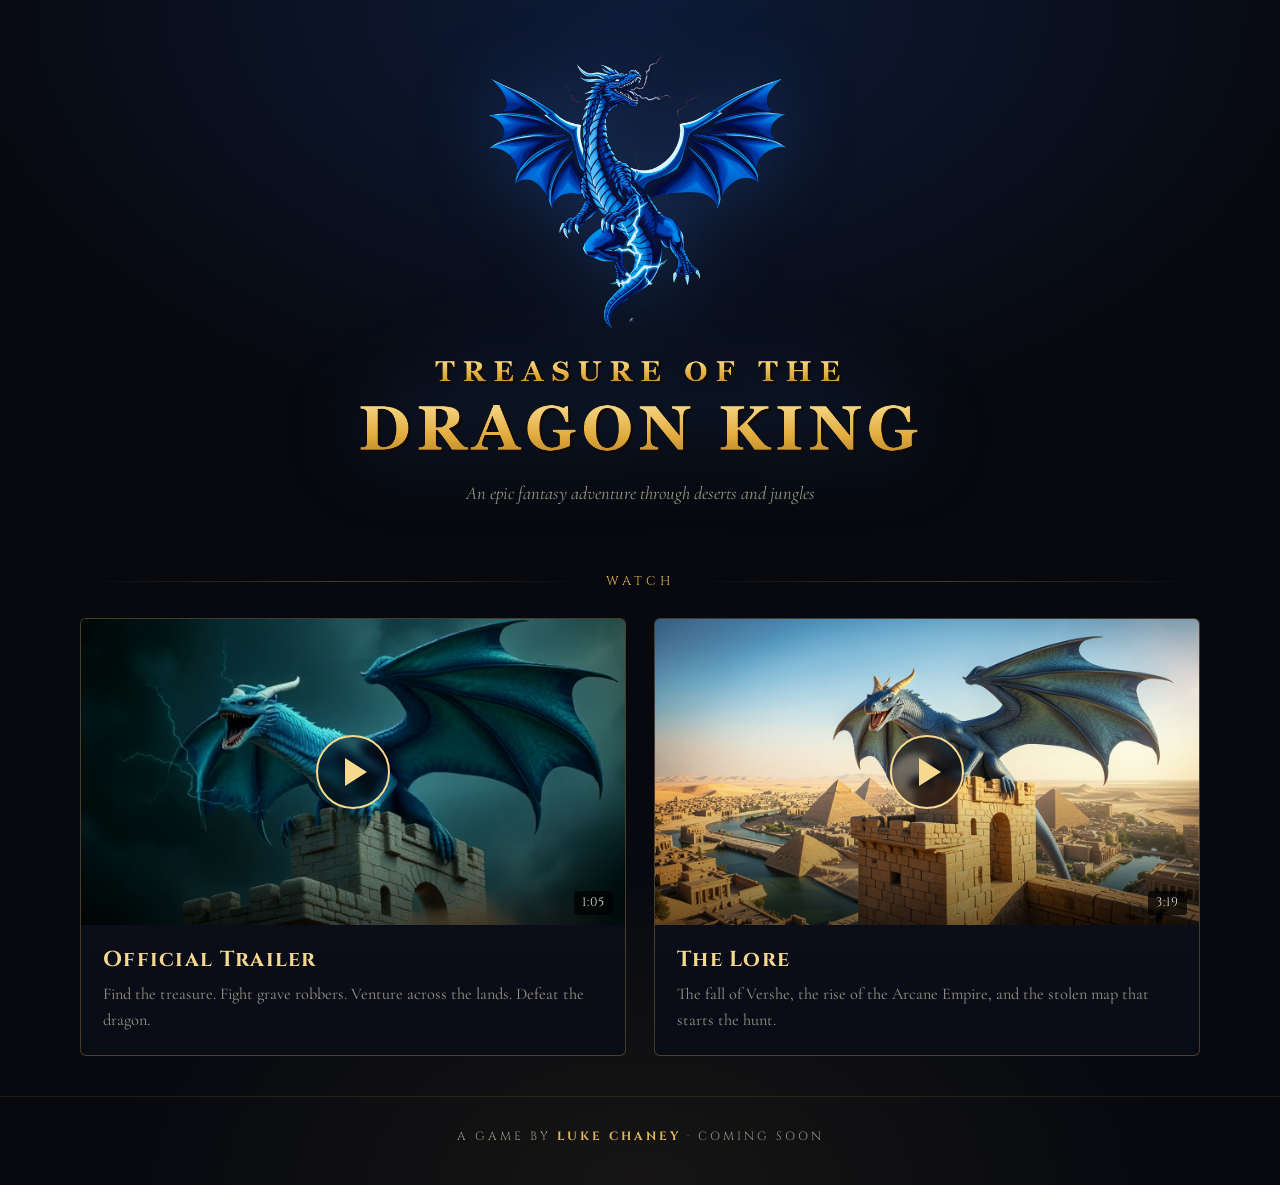
<file: index.html>
<!doctype html>
<html lang="en">
<head>
  <meta charset="utf-8">
  <meta name="viewport" content="width=device-width, initial-scale=1">
  <link rel="icon" type="image/png" href="assets/favicon.png">
  <link rel="apple-touch-icon" href="assets/icon.png">
  <link rel="preconnect" href="https://fonts.googleapis.com">
  <link rel="preconnect" href="https://fonts.gstatic.com" crossorigin>
  <link href="https://fonts.googleapis.com/css2?family=Cinzel:wght@400;700&family=Cormorant+Garamond:ital,wght@0,500;1,500&display=swap" rel="stylesheet">
  <link rel="stylesheet" href="style.css">
  <title>Treasure of the Dragon King</title>
  <meta name="description" content="Trailers and cinematics for Treasure of the Dragon King, a first-person adventure. Coming soon.">
  <meta property="og:title" content="Treasure of the Dragon King">
  <meta property="og:description" content="Watch the official trailer and the lore of Treasure of the Dragon King.">
  <meta property="og:image" content="https://lukewchaney.github.io/totdk-trailers/assets/trailer-poster.jpg">
</head>
<body>
  <header class="hero wrap">
    <img class="logo" src="assets/logo.png" alt="Treasure of the Dragon King">
    <p class="tagline">An epic fantasy adventure through deserts and jungles</p>
  </header>
  <main class="wrap">
    <div class="rule">Watch</div>
    <section class="videos">
      <a class="card" href="trailer.html">
        <div class="thumb"><img src="assets/trailer-poster.jpg" alt="The blue dragon king roaring on a castle tower"><span class="play" aria-hidden="true"></span><span class="length">1:05</span></div>
        <div class="card-body"><h2>Official Trailer</h2><p>Find the treasure. Fight grave robbers. Venture across the lands. Defeat the dragon.</p></div>
      </a>
      <a class="card" href="lore.html">
        <div class="thumb"><img src="assets/lore-poster.jpg" alt="The blue dragon king perched on a tower above the desert city of Vershe"><span class="play" aria-hidden="true"></span><span class="length">3:19</span></div>
        <div class="card-body"><h2>The Lore</h2><p>The fall of Vershe, the rise of the Arcane Empire, and the stolen map that starts the hunt.</p></div>
      </a>
    </section>
  </main>
  <footer>A game by <strong>Luke Chaney</strong> &middot; Coming soon</footer>
</body>
</html>
</file>
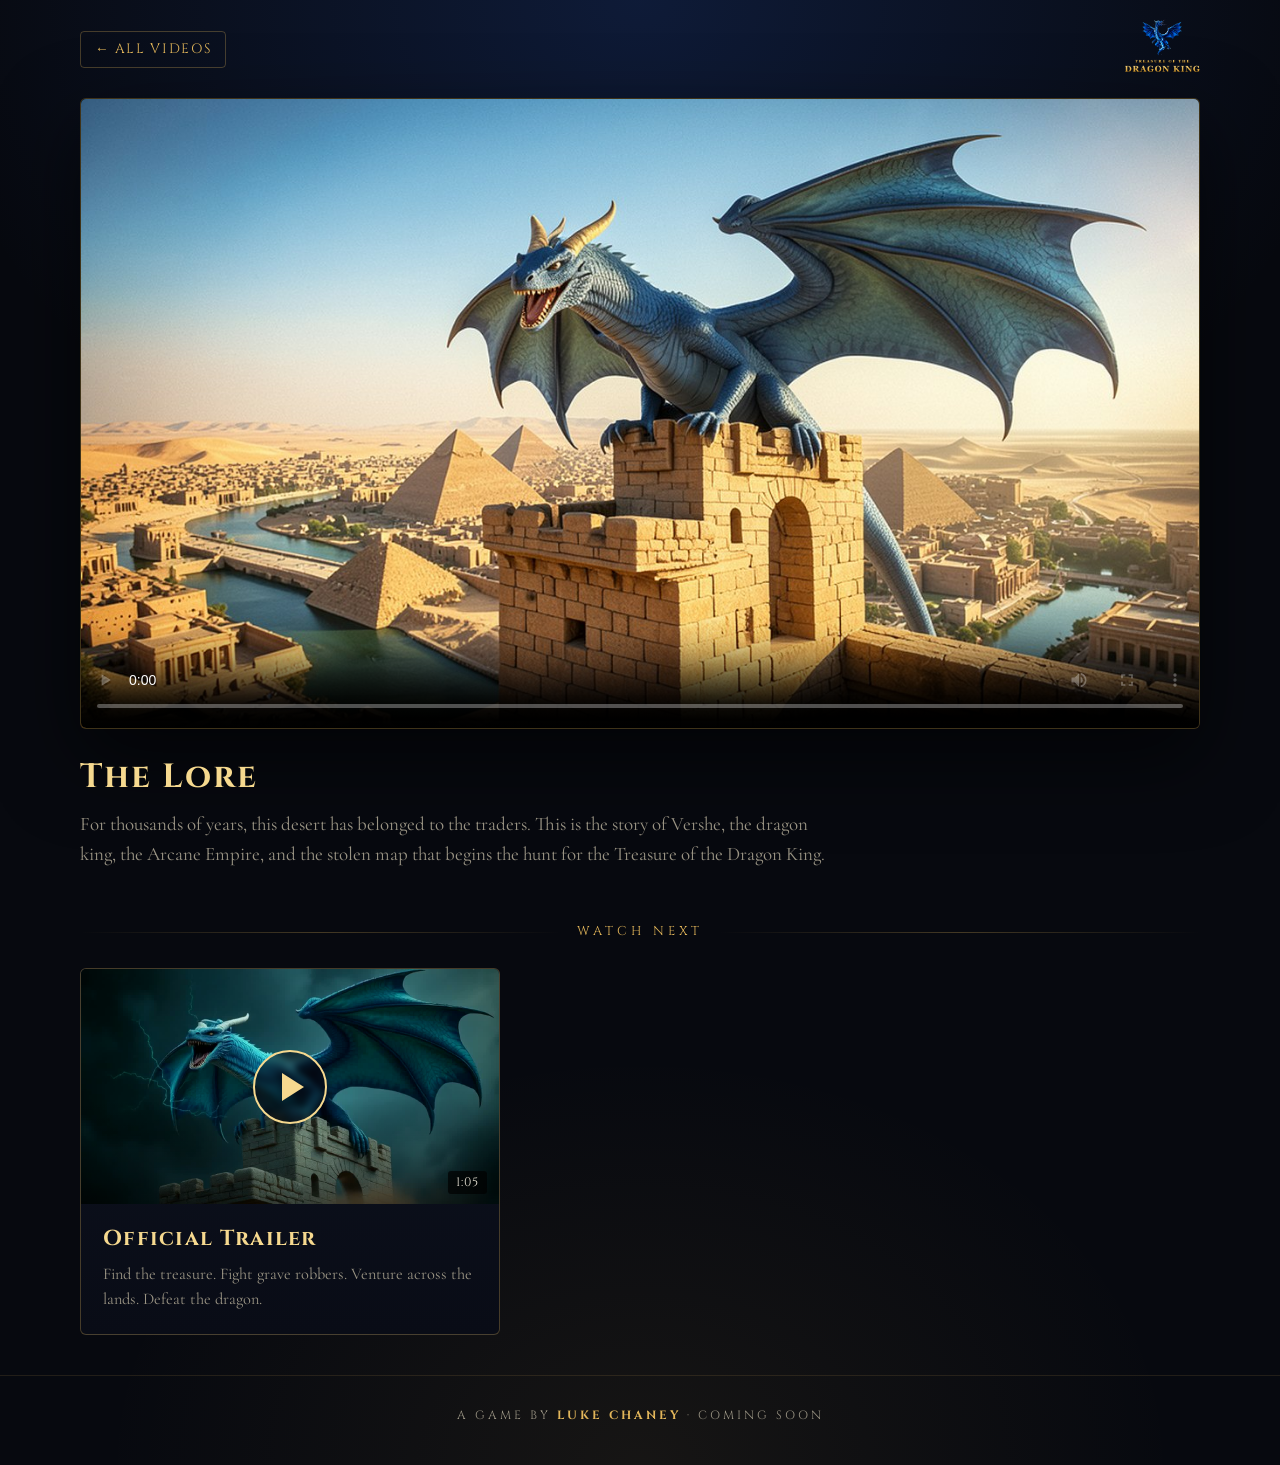
<file: lore.html>
<!doctype html>
<html lang="en">
<head>
  <meta charset="utf-8">
  <meta name="viewport" content="width=device-width, initial-scale=1">
  <link rel="icon" type="image/png" href="assets/favicon.png">
  <link rel="apple-touch-icon" href="assets/icon.png">
  <link rel="preconnect" href="https://fonts.googleapis.com">
  <link rel="preconnect" href="https://fonts.gstatic.com" crossorigin>
  <link href="https://fonts.googleapis.com/css2?family=Cinzel:wght@400;700&family=Cormorant+Garamond:ital,wght@0,500;1,500&display=swap" rel="stylesheet">
  <link rel="stylesheet" href="style.css">
  <title>The Lore · Treasure of the Dragon King</title>
  <meta name="description" content="For thousands of years, this desert has belonged to the traders. This is the story of Vershe, the dragon king, the Arcane Empire, and the stolen map that begins the hunt for the Treasure of the Dragon King.">
  <meta property="og:title" content="The Lore · Treasure of the Dragon King">
  <meta property="og:description" content="For thousands of years, this desert has belonged to the traders. This is the story of Vershe, the dragon king, the Arcane Empire, and the stolen map that begins the hunt for the Treasure of the Dragon King.">
  <meta property="og:image" content="https://lukewchaney.github.io/totdk-trailers/assets/lore-poster.jpg">
</head>
<body>
  <div class="wrap">
    <nav class="topbar">
      <a class="back" href="./">&larr; All videos</a>
      <a href="./"><img src="assets/logo.png" alt="Treasure of the Dragon King home"></a>
    </nav>
    <main>
      <div class="player">
        <video controls playsinline preload="metadata" poster="assets/lore-poster.jpg">
          <source src="video/lore.mp4?v=v2" type="video/mp4">
          Your browser can't play this video. <a href="video/lore.mp4?v=v2">Download it here.</a>
        </video>
      </div>
      <div class="watch-info">
        <h1>The Lore</h1>
        <p>For thousands of years, this desert has belonged to the traders. This is the story of Vershe, the dragon king, the Arcane Empire, and the stolen map that begins the hunt for the Treasure of the Dragon King.</p>
      </div>
      <section class="next">
        <div class="rule">Watch next</div>
        <a class="card" href="trailer.html">
        <div class="thumb"><img src="assets/trailer-poster.jpg" alt="The blue dragon king roaring on a castle tower"><span class="play" aria-hidden="true"></span><span class="length">1:05</span></div>
        <div class="card-body"><h2>Official Trailer</h2><p>Find the treasure. Fight grave robbers. Venture across the lands. Defeat the dragon.</p></div>
      </a>
      </section>
    </main>
  </div>
  <footer>A game by <strong>Luke Chaney</strong> &middot; Coming soon</footer>
</body>
</html>
</file>
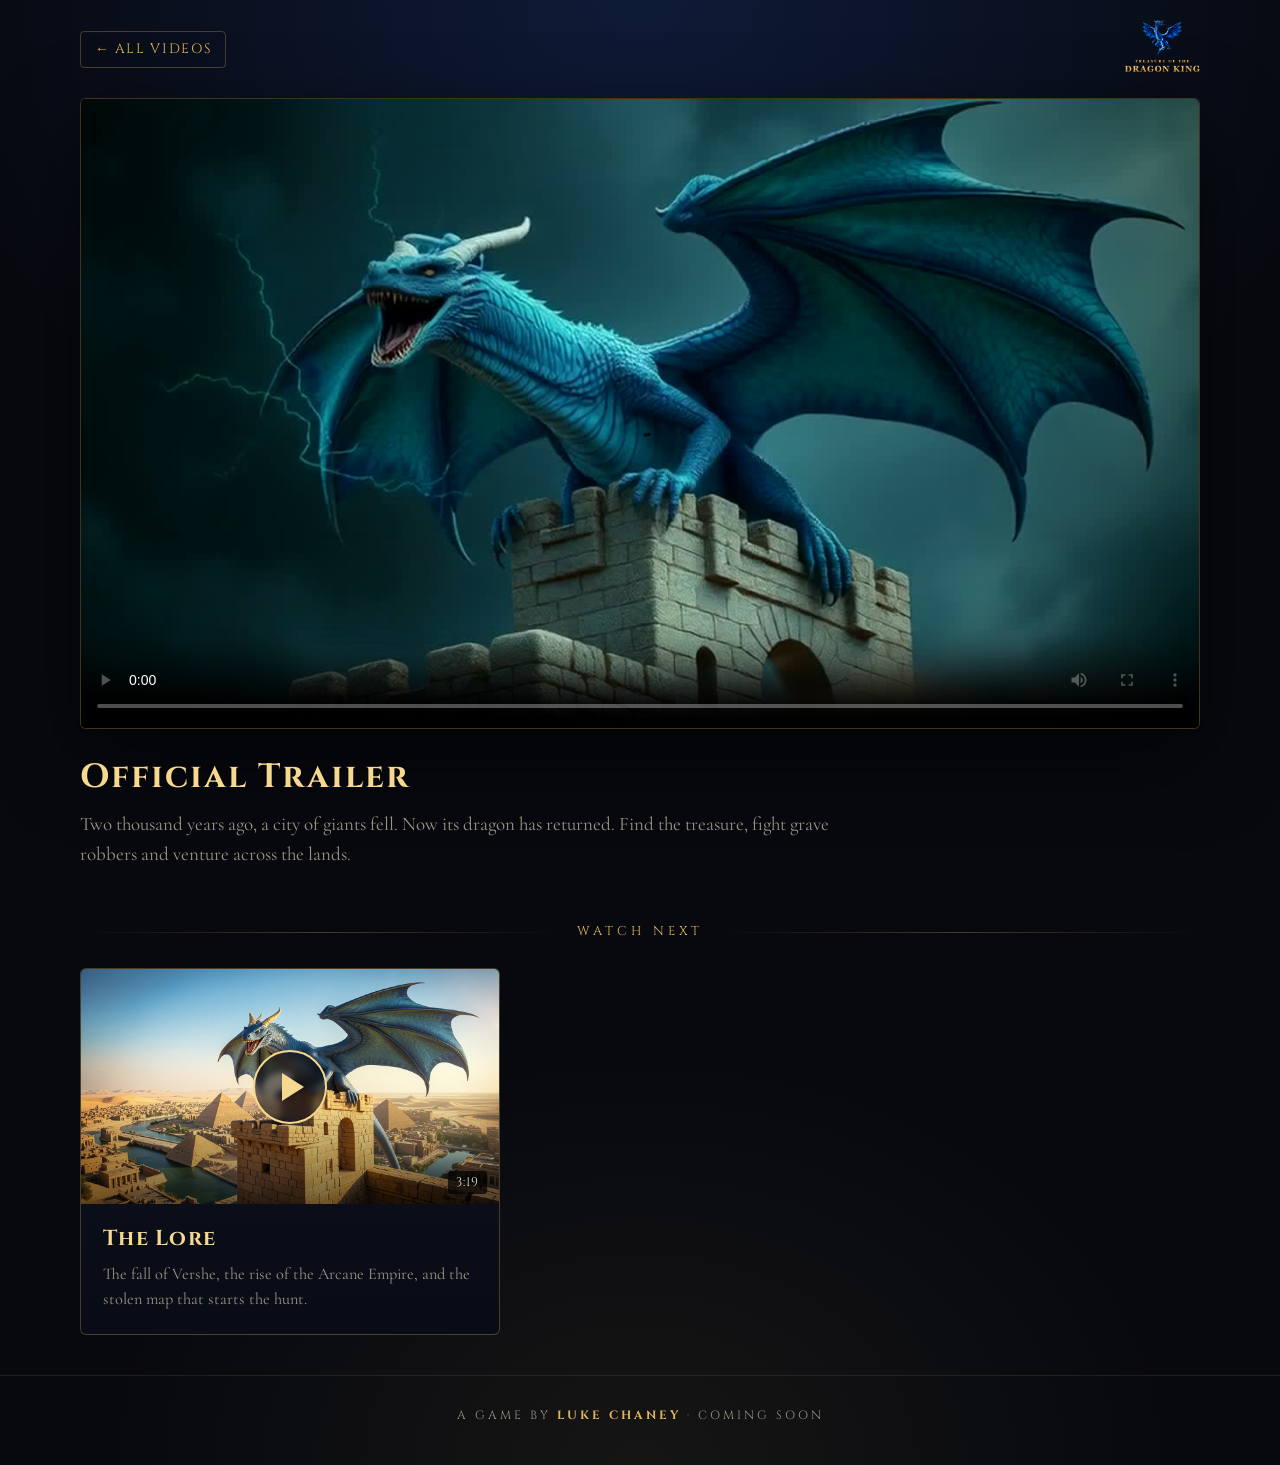
<file: trailer.html>
<!doctype html>
<html lang="en">
<head>
  <meta charset="utf-8">
  <meta name="viewport" content="width=device-width, initial-scale=1">
  <link rel="icon" type="image/png" href="assets/favicon.png">
  <link rel="apple-touch-icon" href="assets/icon.png">
  <link rel="preconnect" href="https://fonts.googleapis.com">
  <link rel="preconnect" href="https://fonts.gstatic.com" crossorigin>
  <link href="https://fonts.googleapis.com/css2?family=Cinzel:wght@400;700&family=Cormorant+Garamond:ital,wght@0,500;1,500&display=swap" rel="stylesheet">
  <link rel="stylesheet" href="style.css">
  <title>Official Trailer · Treasure of the Dragon King</title>
  <meta name="description" content="Two thousand years ago, a city of giants fell. Now its dragon has returned. Find the treasure, fight grave robbers and venture across the lands.">
  <meta property="og:title" content="Official Trailer · Treasure of the Dragon King">
  <meta property="og:description" content="Two thousand years ago, a city of giants fell. Now its dragon has returned. Find the treasure, fight grave robbers and venture across the lands.">
  <meta property="og:image" content="https://lukewchaney.github.io/totdk-trailers/assets/trailer-poster.jpg">
</head>
<body>
  <div class="wrap">
    <nav class="topbar">
      <a class="back" href="./">&larr; All videos</a>
      <a href="./"><img src="assets/logo.png" alt="Treasure of the Dragon King home"></a>
    </nav>
    <main>
      <div class="player">
        <video controls playsinline preload="metadata" poster="assets/trailer-poster.jpg">
          <source src="video/trailer.mp4" type="video/mp4">
          Your browser can't play this video. <a href="video/trailer.mp4">Download it here.</a>
        </video>
      </div>
      <div class="watch-info">
        <h1>Official Trailer</h1>
        <p>Two thousand years ago, a city of giants fell. Now its dragon has returned. Find the treasure, fight grave robbers and venture across the lands.</p>
      </div>
      <section class="next">
        <div class="rule">Watch next</div>
        <a class="card" href="lore.html">
        <div class="thumb"><img src="assets/lore-poster.jpg" alt="The blue dragon king perched on a tower above the desert city of Vershe"><span class="play" aria-hidden="true"></span><span class="length">3:19</span></div>
        <div class="card-body"><h2>The Lore</h2><p>The fall of Vershe, the rise of the Arcane Empire, and the stolen map that starts the hunt.</p></div>
      </a>
      </section>
    </main>
  </div>
  <footer>A game by <strong>Luke Chaney</strong> &middot; Coming soon</footer>
</body>
</html>
</file>
<file: style.css>
:root {
  --bg: #07090f;
  --bg-2: #0d1220;
  --ink: #e9e4d6;
  --muted: #9a9484;
  --gold: #e2b65a;
  --gold-hi: #f6d98f;
  --gold-lo: #9c7428;
  --blue: #3f8cff;
  --line: rgba(226, 182, 90, 0.28);
}

* { box-sizing: border-box; }

html, body { margin: 0; }

body {
  min-height: 100vh;
  background:
    radial-gradient(ellipse 80% 55% at 50% 0%, rgba(40, 90, 200, 0.22), transparent 70%),
    radial-gradient(ellipse 60% 40% at 50% 100%, rgba(226, 182, 90, 0.07), transparent 70%),
    var(--bg);
  color: var(--ink);
  font-family: "Cormorant Garamond", Georgia, "Times New Roman", serif;
  font-size: 19px;
  line-height: 1.55;
  -webkit-font-smoothing: antialiased;
}

a { color: inherit; }

.wrap { width: min(1120px, 100% - 32px); margin: 0 auto; }

/* ---------- home ---------- */
.hero { text-align: center; padding: 48px 0 20px; }

.hero .logo {
  width: min(560px, 92%);
  height: auto;
  filter: drop-shadow(0 0 40px rgba(63, 140, 255, 0.25));
  animation: rise 1.4s ease-out both;
}

.tagline {
  margin: 18px auto 0;
  max-width: 640px;
  color: var(--muted);
  font-style: italic;
  font-size: 1.15rem;
  animation: rise 1.4s 0.3s ease-out both;
}

.rule {
  display: flex; align-items: center; gap: 16px;
  margin: 44px 0 26px;
  font-family: "Cinzel", Georgia, serif;
  letter-spacing: 0.32em;
  font-size: 0.8rem;
  color: var(--gold);
  text-transform: uppercase;
}
.rule::before, .rule::after { content: ""; flex: 1; height: 1px; background: linear-gradient(90deg, transparent, var(--line), transparent); }

.videos {
  display: grid;
  grid-template-columns: repeat(auto-fit, minmax(min(300px, 100%), 1fr));
  gap: 28px;
  padding-bottom: 40px;
}

.card {
  display: block;
  text-decoration: none;
  background: linear-gradient(180deg, var(--bg-2), #090c16);
  border: 1px solid var(--line);
  border-radius: 6px;
  overflow: hidden;
  transition: transform 0.25s ease, border-color 0.25s ease, box-shadow 0.25s ease;
  animation: rise 1.2s ease-out both;
}
.card:nth-child(2) { animation-delay: 0.15s; }
.card:hover, .card:focus-visible {
  transform: translateY(-4px);
  border-color: var(--gold);
  box-shadow: 0 18px 50px rgba(0, 0, 0, 0.55), 0 0 0 1px rgba(226, 182, 90, 0.35);
  outline: none;
}

.thumb { position: relative; aspect-ratio: 16 / 9; overflow: hidden; background: #000; }
.thumb img { width: 100%; height: 100%; object-fit: cover; display: block; transition: transform 0.6s ease; }
.card:hover .thumb img { transform: scale(1.04); }
.thumb::after { content: ""; position: absolute; inset: 0; background: linear-gradient(180deg, transparent 55%, rgba(0, 0, 0, 0.55)); }

.play {
  position: absolute; left: 50%; top: 50%; z-index: 1;
  width: 74px; height: 74px; margin: -37px 0 0 -37px;
  border-radius: 50%;
  border: 2px solid var(--gold-hi);
  background: rgba(7, 9, 15, 0.55);
  backdrop-filter: blur(3px);
  display: grid; place-items: center;
  transition: background 0.25s ease, transform 0.25s ease;
}
.play::before {
  content: ""; margin-left: 6px;
  border-left: 22px solid var(--gold-hi);
  border-top: 14px solid transparent; border-bottom: 14px solid transparent;
}
.card:hover .play { background: rgba(226, 182, 90, 0.25); transform: scale(1.08); }

.length {
  position: absolute; right: 12px; bottom: 10px; z-index: 1;
  font-family: "Cinzel", Georgia, serif; font-size: 0.78rem; letter-spacing: 0.08em;
  background: rgba(0, 0, 0, 0.7); padding: 2px 8px; border-radius: 3px;
}

.card-body { padding: 18px 22px 22px; }
.card h2 {
  margin: 0 0 6px;
  font-family: "Cinzel", Georgia, serif; font-weight: 700;
  font-size: 1.35rem; letter-spacing: 0.06em;
  color: var(--gold-hi);
}
.card p { margin: 0; color: var(--muted); font-size: 1.02rem; }

footer {
  text-align: center; color: var(--muted);
  font-family: "Cinzel", Georgia, serif; font-size: 0.75rem; letter-spacing: 0.25em; text-transform: uppercase;
  padding: 30px 0 40px; border-top: 1px solid rgba(226, 182, 90, 0.12);
}
footer strong { color: var(--gold); font-weight: 700; }

/* ---------- watch pages ---------- */
.topbar {
  display: flex; align-items: center; justify-content: space-between; gap: 16px;
  padding: 18px 0;
}
.back {
  font-family: "Cinzel", Georgia, serif; font-size: 0.85rem; letter-spacing: 0.12em; text-transform: uppercase;
  text-decoration: none; color: var(--gold);
  border: 1px solid var(--line); border-radius: 4px; padding: 7px 14px;
  transition: border-color 0.2s ease, background 0.2s ease;
}
.back:hover, .back:focus-visible { border-color: var(--gold); background: rgba(226, 182, 90, 0.08); outline: none; }
.topbar img { height: 54px; width: auto; }

.player {
  background: #000;
  border: 1px solid var(--line);
  border-radius: 6px;
  overflow: hidden;
  box-shadow: 0 30px 80px rgba(0, 0, 0, 0.6);
}
.player video { display: block; width: 100%; height: auto; aspect-ratio: 16 / 9; background: #000; }

.watch-info { padding: 22px 0 10px; }
.watch-info h1 {
  margin: 0 0 6px;
  font-family: "Cinzel", Georgia, serif; font-weight: 700;
  font-size: clamp(1.4rem, 4vw, 2.1rem); letter-spacing: 0.06em; color: var(--gold-hi);
}
.watch-info p { margin: 0; color: var(--muted); max-width: 760px; }

.next { margin: 34px 0 40px; }
.next .card { max-width: 420px; }

@keyframes rise { from { opacity: 0; transform: translateY(14px); } to { opacity: 1; transform: none; } }

@media (max-width: 600px) {
  body { font-size: 17px; }
  .hero { padding-top: 28px; }
  .topbar img { height: 40px; }
  .play { width: 60px; height: 60px; margin: -30px 0 0 -30px; }
}

@media (prefers-reduced-motion: reduce) {
  * { animation: none !important; transition: none !important; }
}
</file>
